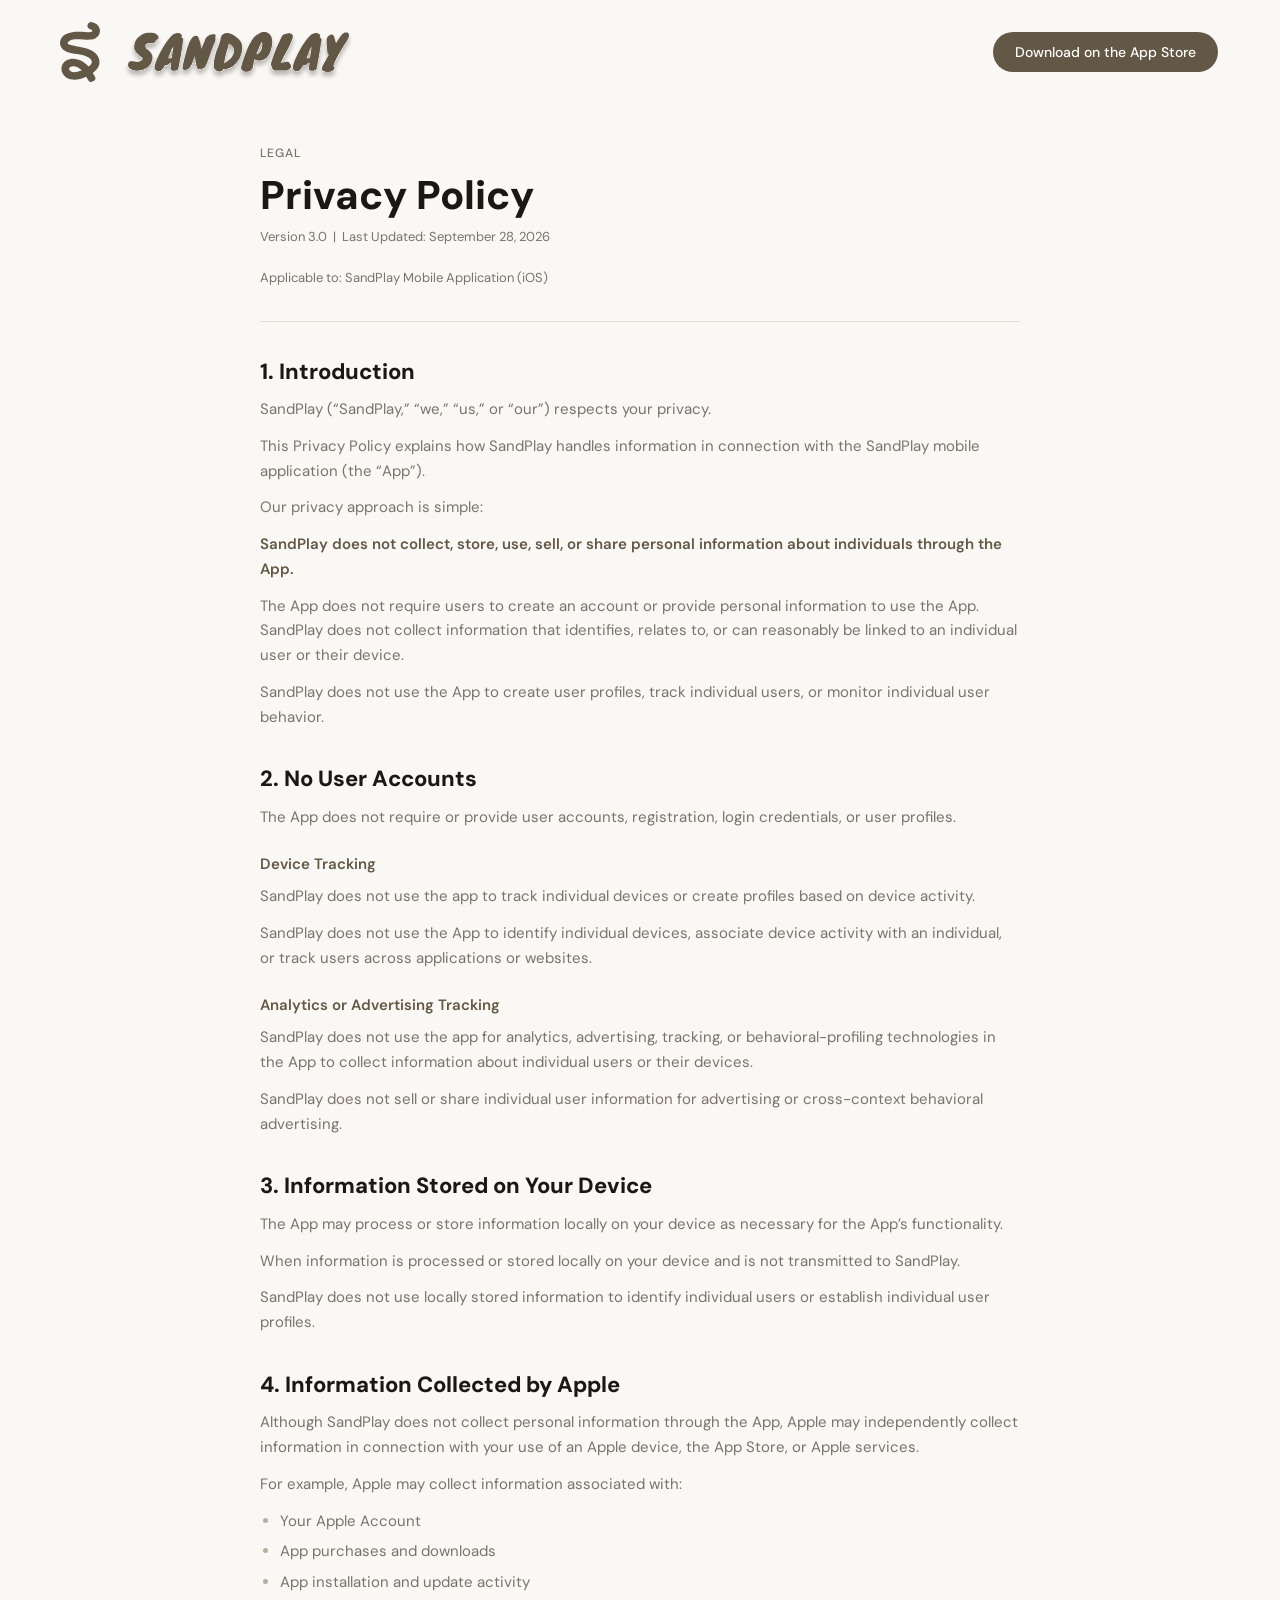
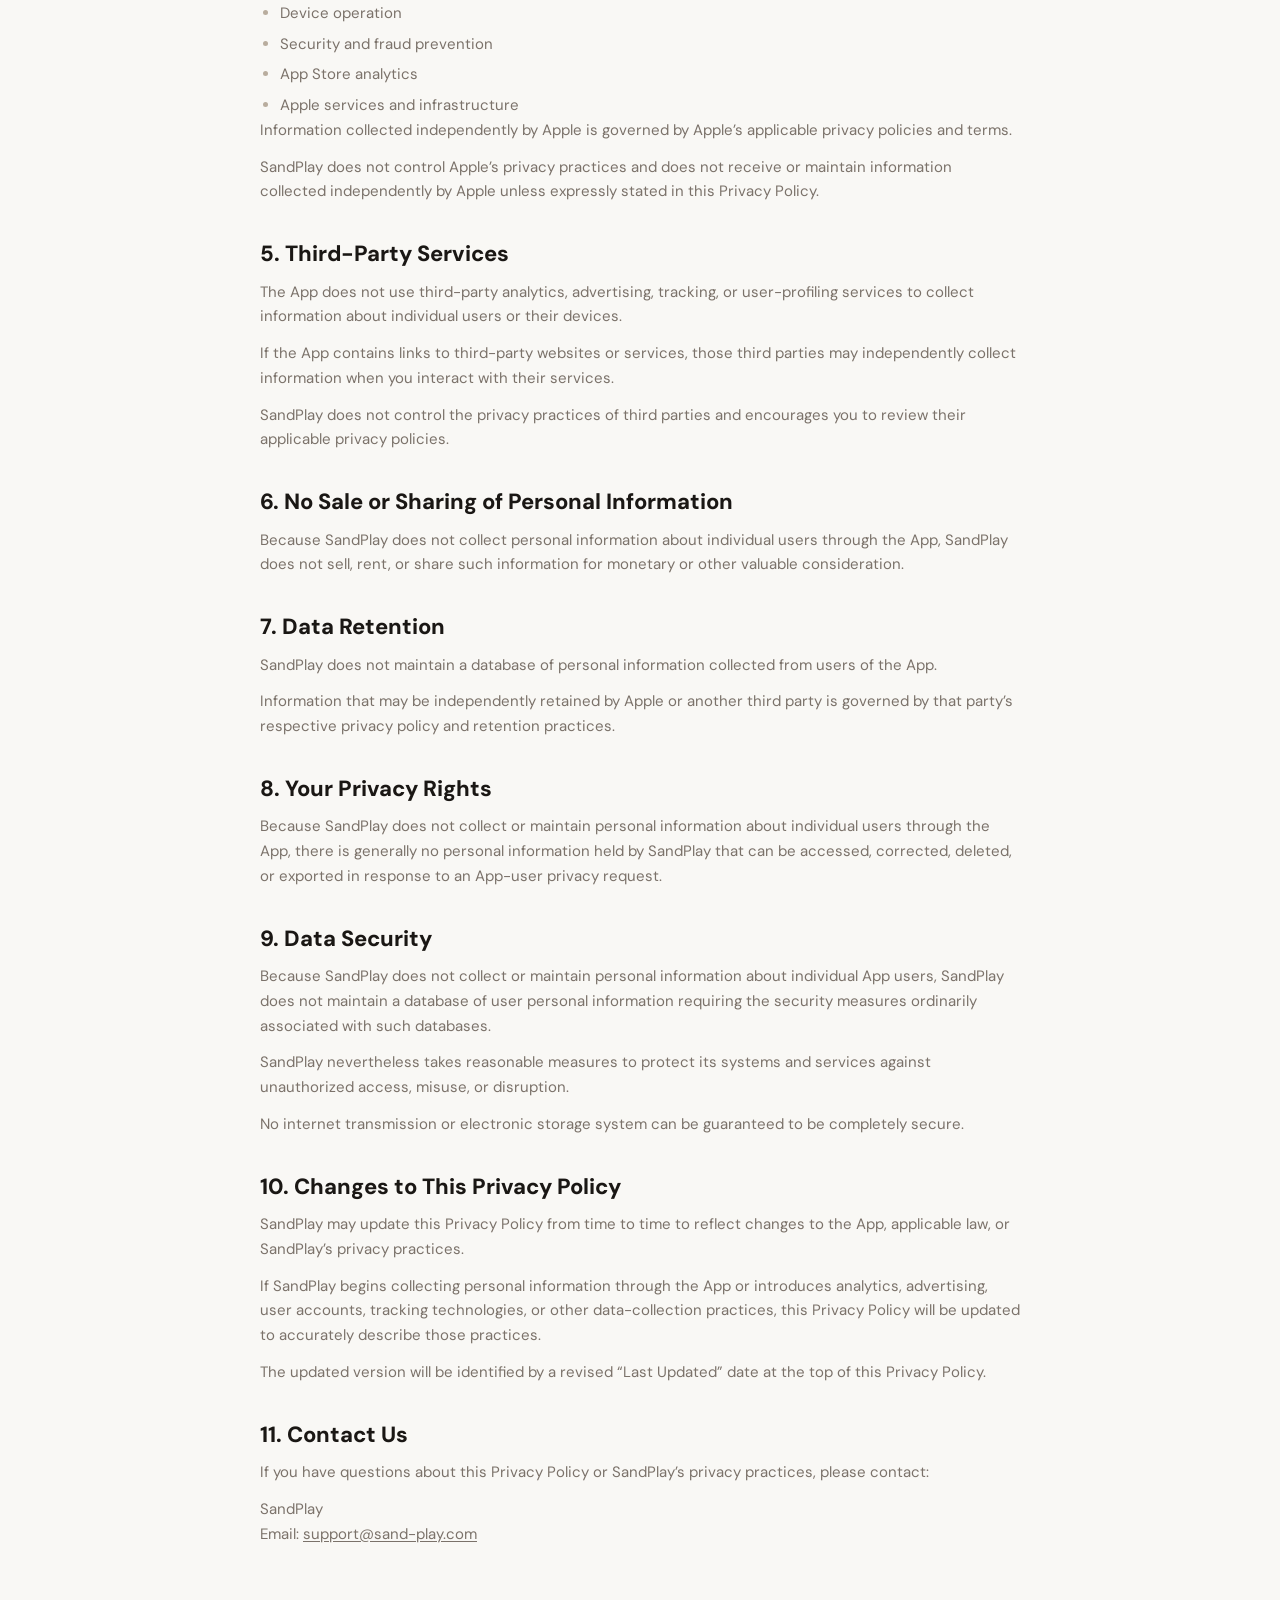
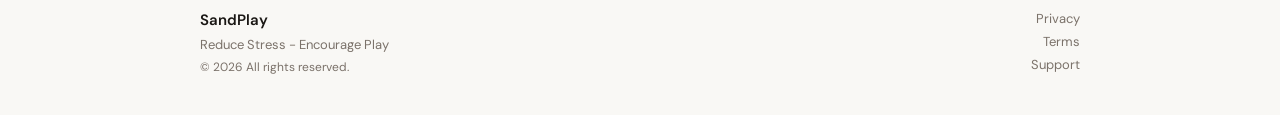
<file: privacy.html>
<!DOCTYPE html>
<html lang="en">
<head>
  <meta charset="utf-8" />
  <meta name="viewport" content="width=device-width, initial-scale=1" />
  <title>Privacy Policy — SandPlay</title>
  <meta name="description" content="How SandPlay handles information in the SandPlay iOS app: it does not collect personal information about its users." />
  <link rel="preconnect" href="https://fonts.googleapis.com" />
  <link rel="preconnect" href="https://fonts.gstatic.com" crossorigin />
  <link href="https://fonts.googleapis.com/css2?family=DM+Sans:opsz,wght@9..40,400;9..40,500;9..40,600;9..40,800&display=swap" rel="stylesheet" />
  <link rel="stylesheet" href="styles.css" />
</head>
<body>
  <header class="site-header">
    <a class="brand" href="index.html" aria-label="SandPlay home">
      <img class="brand-mark" src="assets/logo-mark.svg" alt="" />
      <img class="brand-wordmark" src="assets/wordmark.svg" alt="SandPlay" />
    </a>
    <a class="cta" href="#">Download on the App Store</a>
  </header>

  <main class="legal">
    <header class="legal-head">
      <p class="eyebrow">LEGAL</p>
      <h1 class="legal-title">Privacy Policy</h1>
      <p class="legal-meta">Version 3.0 &nbsp;|&nbsp; Last Updated: September 28, 2026</p>
      <p class="legal-meta">Applicable to: SandPlay Mobile Application (iOS)</p>
    </header>

    <section class="legal-section">
      <h2>1. Introduction</h2>
      <p>SandPlay (“SandPlay,” “we,” “us,” or “our”) respects your privacy.</p>
      <p>This Privacy Policy explains how SandPlay handles information in connection with the SandPlay mobile application (the “App”).</p>
      <p>Our privacy approach is simple:</p>
      <p><strong>SandPlay does not collect, store, use, sell, or share personal information about individuals through the App.</strong></p>
      <p>The App does not require users to create an account or provide personal information to use the App. SandPlay does not collect information that identifies, relates to, or can reasonably be linked to an individual user or their device.</p>
      <p>SandPlay does not use the App to create user profiles, track individual users, or monitor individual user behavior.</p>
    </section>

    <section class="legal-section">
      <h2>2. No User Accounts</h2>
      <p>The App does not require or provide user accounts, registration, login credentials, or user profiles.</p>

      <h3>Device Tracking</h3>
      <p>SandPlay does not use the app to track individual devices or create profiles based on device activity.</p>
      <p>SandPlay does not use the App to identify individual devices, associate device activity with an individual, or track users across applications or websites.</p>

      <h3>Analytics or Advertising Tracking</h3>
      <p>SandPlay does not use the app for analytics, advertising, tracking, or behavioral-profiling technologies in the App to collect information about individual users or their devices.</p>
      <p>SandPlay does not sell or share individual user information for advertising or cross-context behavioral advertising.</p>
    </section>

    <section class="legal-section">
      <h2>3. Information Stored on Your Device</h2>
      <p>The App may process or store information locally on your device as necessary for the App’s functionality.</p>
      <p>When information is processed or stored locally on your device and is not transmitted to SandPlay.</p>
      <p>SandPlay does not use locally stored information to identify individual users or establish individual user profiles.</p>
    </section>

    <section class="legal-section">
      <h2>4. Information Collected by Apple</h2>
      <p>Although SandPlay does not collect personal information through the App, Apple may independently collect information in connection with your use of an Apple device, the App Store, or Apple services.</p>
      <p>For example, Apple may collect information associated with:</p>
      <ul>
        <li>Your Apple Account</li>
        <li>App purchases and downloads</li>
        <li>App installation and update activity</li>
        <li>Device operation</li>
        <li>Security and fraud prevention</li>
        <li>App Store analytics</li>
        <li>Apple services and infrastructure</li>
      </ul>
      <p>Information collected independently by Apple is governed by Apple’s applicable privacy policies and terms.</p>
      <p>SandPlay does not control Apple’s privacy practices and does not receive or maintain information collected independently by Apple unless expressly stated in this Privacy Policy.</p>
    </section>

    <section class="legal-section">
      <h2>5. Third-Party Services</h2>
      <p>The App does not use third-party analytics, advertising, tracking, or user-profiling services to collect information about individual users or their devices.</p>
      <p>If the App contains links to third-party websites or services, those third parties may independently collect information when you interact with their services.</p>
      <p>SandPlay does not control the privacy practices of third parties and encourages you to review their applicable privacy policies.</p>
    </section>

    <section class="legal-section">
      <h2>6. No Sale or Sharing of Personal Information</h2>
      <p>Because SandPlay does not collect personal information about individual users through the App, SandPlay does not sell, rent, or share such information for monetary or other valuable consideration.</p>
    </section>

    <section class="legal-section">
      <h2>7. Data Retention</h2>
      <p>SandPlay does not maintain a database of personal information collected from users of the App.</p>
      <p>Information that may be independently retained by Apple or another third party is governed by that party’s respective privacy policy and retention practices.</p>
    </section>

    <section class="legal-section">
      <h2>8. Your Privacy Rights</h2>
      <p>Because SandPlay does not collect or maintain personal information about individual users through the App, there is generally no personal information held by SandPlay that can be accessed, corrected, deleted, or exported in response to an App-user privacy request.</p>
    </section>

    <section class="legal-section">
      <h2>9. Data Security</h2>
      <p>Because SandPlay does not collect or maintain personal information about individual App users, SandPlay does not maintain a database of user personal information requiring the security measures ordinarily associated with such databases.</p>
      <p>SandPlay nevertheless takes reasonable measures to protect its systems and services against unauthorized access, misuse, or disruption.</p>
      <p>No internet transmission or electronic storage system can be guaranteed to be completely secure.</p>
    </section>

    <section class="legal-section">
      <h2>10. Changes to This Privacy Policy</h2>
      <p>SandPlay may update this Privacy Policy from time to time to reflect changes to the App, applicable law, or SandPlay’s privacy practices.</p>
      <p>If SandPlay begins collecting personal information through the App or introduces analytics, advertising, user accounts, tracking technologies, or other data-collection practices, this Privacy Policy will be updated to accurately describe those practices.</p>
      <p>The updated version will be identified by a revised “Last Updated” date at the top of this Privacy Policy.</p>
    </section>

    <section class="legal-section">
      <h2>11. Contact Us</h2>
      <p>If you have questions about this Privacy Policy or SandPlay’s privacy practices, please contact:</p>
      <p>SandPlay<br />
      Email: <a href="mailto:support@sand-play.com">support@sand-play.com</a></p>
    </section>
  </main>

  <footer class="site-footer">
    <div class="footer-left">
      <p class="footer-brand">SandPlay</p>
      <p class="footer-tag">Reduce Stress - Encourage Play</p>
      <p class="footer-copy">© 2026 All rights reserved.</p>
    </div>
    <nav class="footer-nav" aria-label="Footer">
      <a href="privacy.html">Privacy</a>
      <a href="terms.html">Terms</a>
      <a href="mailto:support@sand-play.com?subject=SandPlay%20Support">Support</a>
    </nav>
  </footer>
</body>
</html>
</file>
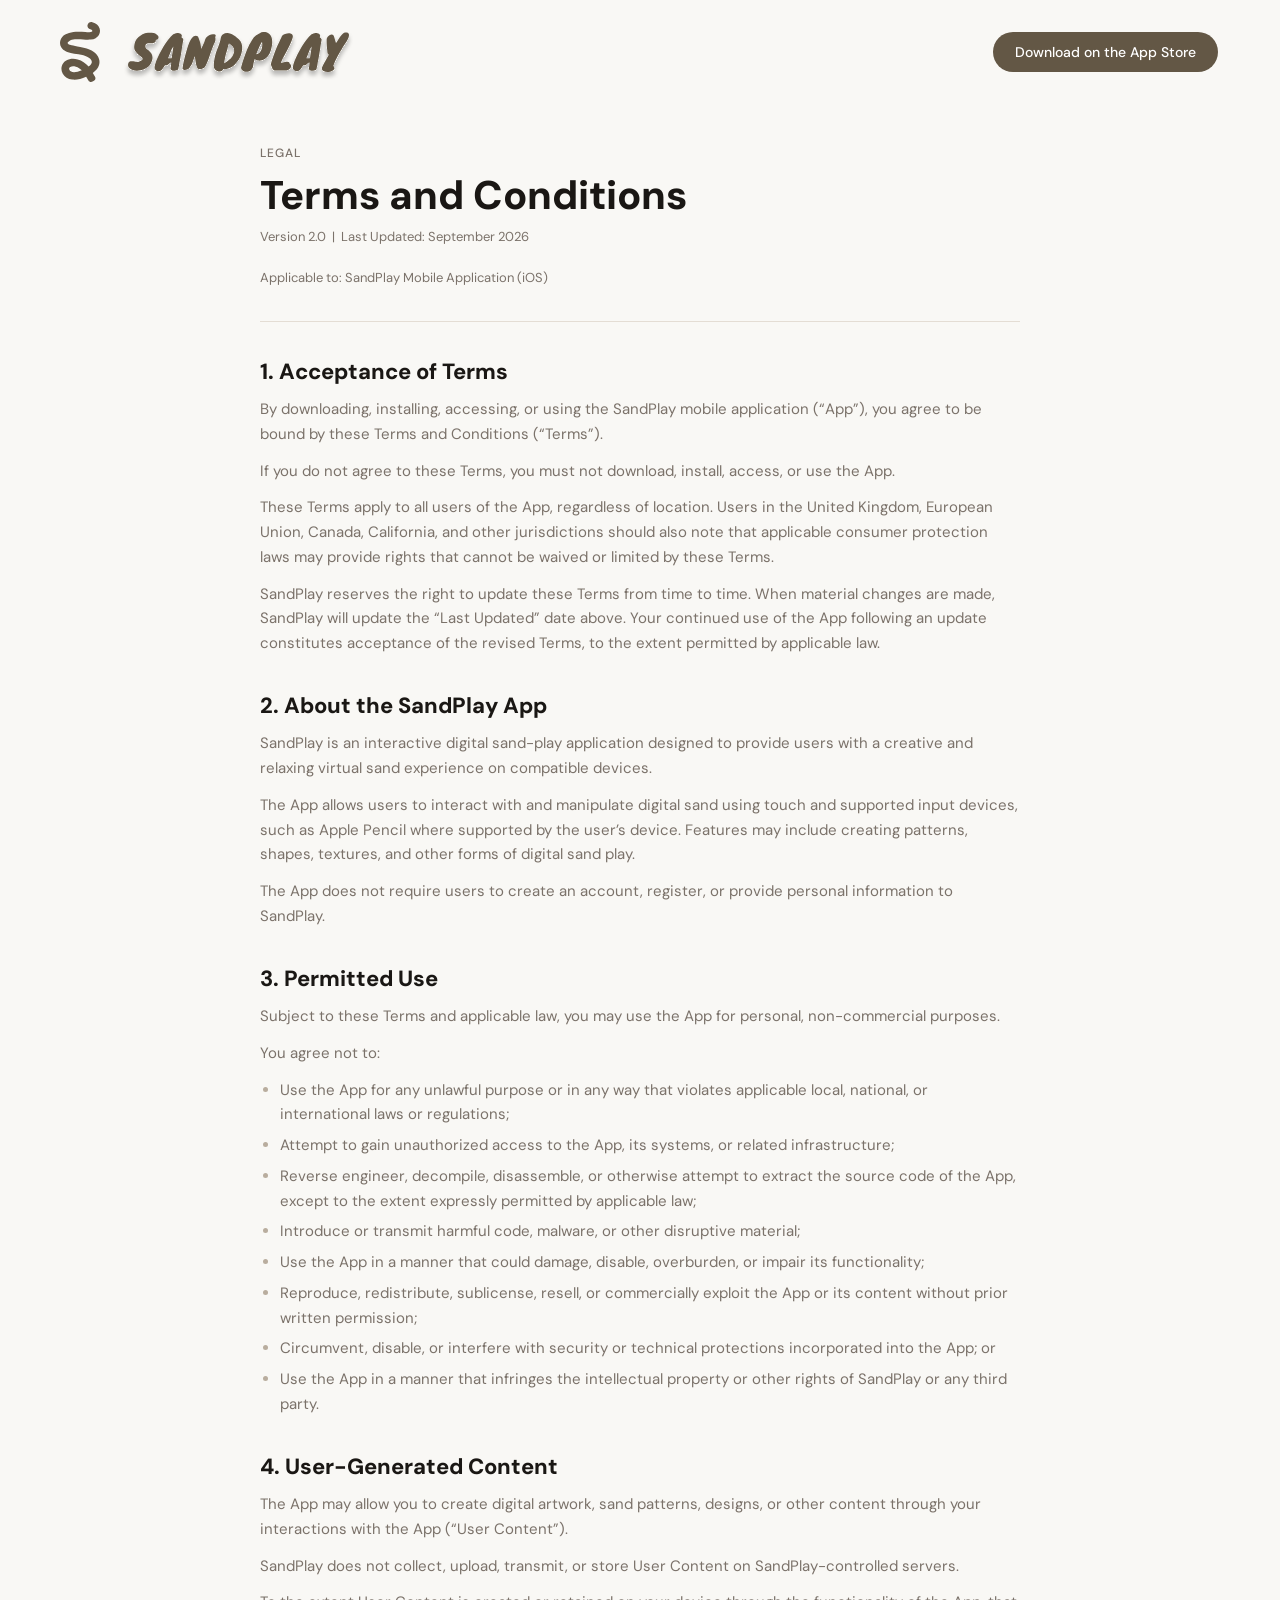
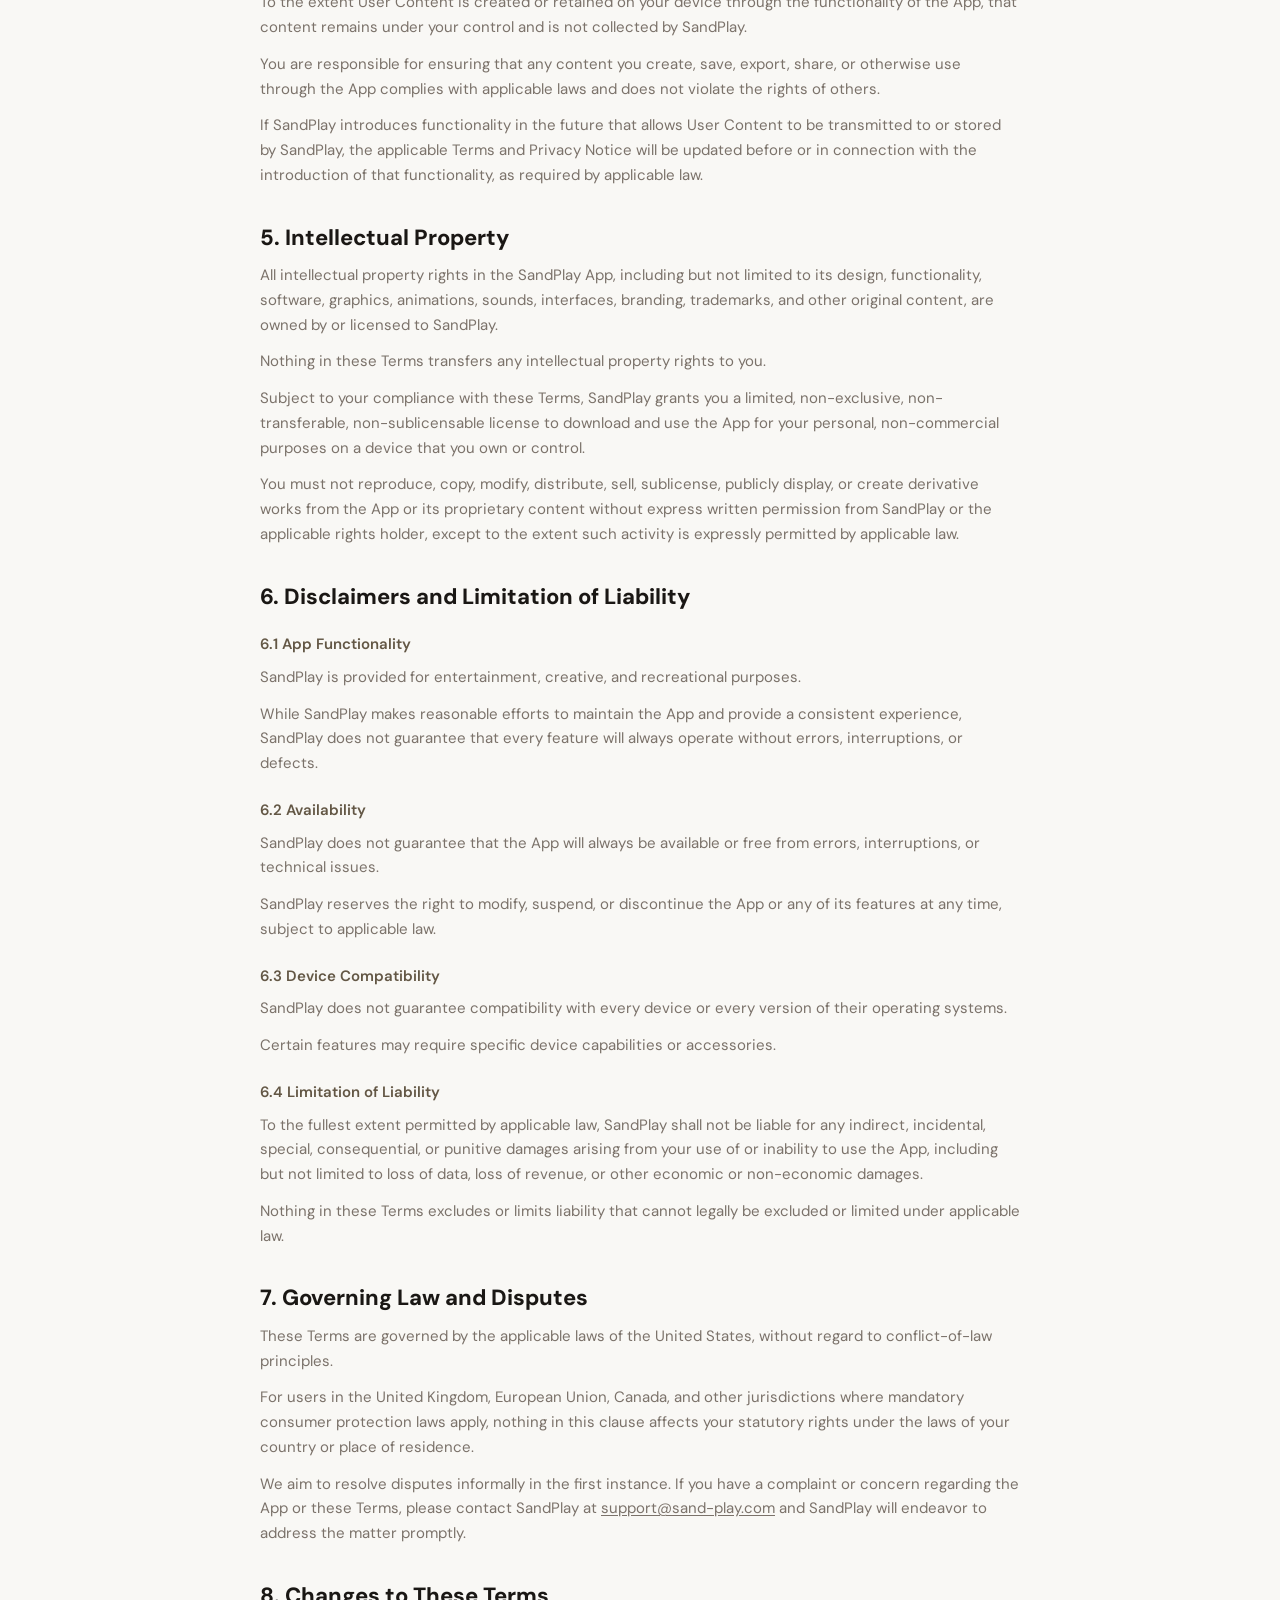
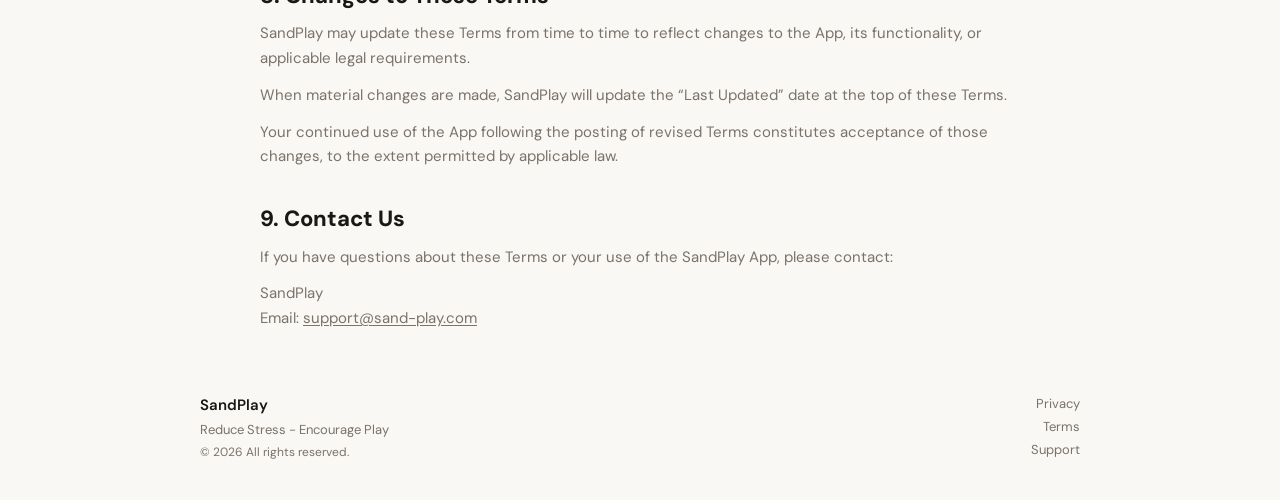
<file: terms.html>
<!DOCTYPE html>
<html lang="en">
<head>
  <meta charset="utf-8" />
  <meta name="viewport" content="width=device-width, initial-scale=1" />
  <title>Terms and Conditions — SandPlay</title>
  <meta name="description" content="The terms and conditions governing use of the SandPlay iOS app." />
  <link rel="preconnect" href="https://fonts.googleapis.com" />
  <link rel="preconnect" href="https://fonts.gstatic.com" crossorigin />
  <link href="https://fonts.googleapis.com/css2?family=DM+Sans:opsz,wght@9..40,400;9..40,500;9..40,600;9..40,800&display=swap" rel="stylesheet" />
  <link rel="stylesheet" href="styles.css" />
</head>
<body>
  <header class="site-header">
    <a class="brand" href="index.html" aria-label="SandPlay home">
      <img class="brand-mark" src="assets/logo-mark.svg" alt="" />
      <img class="brand-wordmark" src="assets/wordmark.svg" alt="SandPlay" />
    </a>
    <a class="cta" href="#">Download on the App Store</a>
  </header>

  <main class="legal">
    <header class="legal-head">
      <p class="eyebrow">LEGAL</p>
      <h1 class="legal-title">Terms and Conditions</h1>
      <p class="legal-meta">Version 2.0 &nbsp;|&nbsp; Last Updated: September 2026</p>
      <p class="legal-meta">Applicable to: SandPlay Mobile Application (iOS)</p>
    </header>

    <section class="legal-section">
      <h2>1. Acceptance of Terms</h2>
      <p>By downloading, installing, accessing, or using the SandPlay mobile application (“App”), you agree to be bound by these Terms and Conditions (“Terms”).</p>
      <p>If you do not agree to these Terms, you must not download, install, access, or use the App.</p>
      <p>These Terms apply to all users of the App, regardless of location. Users in the United Kingdom, European Union, Canada, California, and other jurisdictions should also note that applicable consumer protection laws may provide rights that cannot be waived or limited by these Terms.</p>
      <p>SandPlay reserves the right to update these Terms from time to time. When material changes are made, SandPlay will update the “Last Updated” date above. Your continued use of the App following an update constitutes acceptance of the revised Terms, to the extent permitted by applicable law.</p>
    </section>

    <section class="legal-section">
      <h2>2. About the SandPlay App</h2>
      <p>SandPlay is an interactive digital sand-play application designed to provide users with a creative and relaxing virtual sand experience on compatible devices.</p>
      <p>The App allows users to interact with and manipulate digital sand using touch and supported input devices, such as Apple Pencil where supported by the user’s device. Features may include creating patterns, shapes, textures, and other forms of digital sand play.</p>
      <p>The App does not require users to create an account, register, or provide personal information to SandPlay.</p>
    </section>

    <section class="legal-section">
      <h2>3. Permitted Use</h2>
      <p>Subject to these Terms and applicable law, you may use the App for personal, non-commercial purposes.</p>
      <p>You agree not to:</p>
      <ul>
        <li>Use the App for any unlawful purpose or in any way that violates applicable local, national, or international laws or regulations;</li>
        <li>Attempt to gain unauthorized access to the App, its systems, or related infrastructure;</li>
        <li>Reverse engineer, decompile, disassemble, or otherwise attempt to extract the source code of the App, except to the extent expressly permitted by applicable law;</li>
        <li>Introduce or transmit harmful code, malware, or other disruptive material;</li>
        <li>Use the App in a manner that could damage, disable, overburden, or impair its functionality;</li>
        <li>Reproduce, redistribute, sublicense, resell, or commercially exploit the App or its content without prior written permission;</li>
        <li>Circumvent, disable, or interfere with security or technical protections incorporated into the App; or</li>
        <li>Use the App in a manner that infringes the intellectual property or other rights of SandPlay or any third party.</li>
      </ul>
    </section>

    <section class="legal-section">
      <h2>4. User-Generated Content</h2>
      <p>The App may allow you to create digital artwork, sand patterns, designs, or other content through your interactions with the App (“User Content”).</p>
      <p>SandPlay does not collect, upload, transmit, or store User Content on SandPlay-controlled servers.</p>
      <p>To the extent User Content is created or retained on your device through the functionality of the App, that content remains under your control and is not collected by SandPlay.</p>
      <p>You are responsible for ensuring that any content you create, save, export, share, or otherwise use through the App complies with applicable laws and does not violate the rights of others.</p>
      <p>If SandPlay introduces functionality in the future that allows User Content to be transmitted to or stored by SandPlay, the applicable Terms and Privacy Notice will be updated before or in connection with the introduction of that functionality, as required by applicable law.</p>
    </section>

    <section class="legal-section">
      <h2>5. Intellectual Property</h2>
      <p>All intellectual property rights in the SandPlay App, including but not limited to its design, functionality, software, graphics, animations, sounds, interfaces, branding, trademarks, and other original content, are owned by or licensed to SandPlay.</p>
      <p>Nothing in these Terms transfers any intellectual property rights to you.</p>
      <p>Subject to your compliance with these Terms, SandPlay grants you a limited, non-exclusive, non-transferable, non-sublicensable license to download and use the App for your personal, non-commercial purposes on a device that you own or control.</p>
      <p>You must not reproduce, copy, modify, distribute, sell, sublicense, publicly display, or create derivative works from the App or its proprietary content without express written permission from SandPlay or the applicable rights holder, except to the extent such activity is expressly permitted by applicable law.</p>
    </section>

    <section class="legal-section">
      <h2>6. Disclaimers and Limitation of Liability</h2>

      <h3>6.1 App Functionality</h3>
      <p>SandPlay is provided for entertainment, creative, and recreational purposes.</p>
      <p>While SandPlay makes reasonable efforts to maintain the App and provide a consistent experience, SandPlay does not guarantee that every feature will always operate without errors, interruptions, or defects.</p>

      <h3>6.2 Availability</h3>
      <p>SandPlay does not guarantee that the App will always be available or free from errors, interruptions, or technical issues.</p>
      <p>SandPlay reserves the right to modify, suspend, or discontinue the App or any of its features at any time, subject to applicable law.</p>

      <h3>6.3 Device Compatibility</h3>
      <p>SandPlay does not guarantee compatibility with every device or every version of their operating systems.</p>
      <p>Certain features may require specific device capabilities or accessories.</p>

      <h3>6.4 Limitation of Liability</h3>
      <p>To the fullest extent permitted by applicable law, SandPlay shall not be liable for any indirect, incidental, special, consequential, or punitive damages arising from your use of or inability to use the App, including but not limited to loss of data, loss of revenue, or other economic or non-economic damages.</p>
      <p>Nothing in these Terms excludes or limits liability that cannot legally be excluded or limited under applicable law.</p>
    </section>


    <section class="legal-section">
      <h2>7. Governing Law and Disputes</h2>
      <p>These Terms are governed by the applicable laws of the United States, without regard to conflict-of-law principles.</p>
      <p>For users in the United Kingdom, European Union, Canada, and other jurisdictions where mandatory consumer protection laws apply, nothing in this clause affects your statutory rights under the laws of your country or place of residence.</p>
      <p>We aim to resolve disputes informally in the first instance. If you have a complaint or concern regarding the App or these Terms, please contact SandPlay at <a href="mailto:support@sand-play.com">support@sand-play.com</a> and SandPlay will endeavor to address the matter promptly.</p>
    </section>

    <section class="legal-section">
      <h2>8. Changes to These Terms</h2>
      <p>SandPlay may update these Terms from time to time to reflect changes to the App, its functionality, or applicable legal requirements.</p>
      <p>When material changes are made, SandPlay will update the “Last Updated” date at the top of these Terms.</p>
      <p>Your continued use of the App following the posting of revised Terms constitutes acceptance of those changes, to the extent permitted by applicable law.</p>
    </section>

    <section class="legal-section">
      <h2>9. Contact Us</h2>
      <p>If you have questions about these Terms or your use of the SandPlay App, please contact:</p>
      <p>SandPlay<br />
      Email: <a href="mailto:support@sand-play.com">support@sand-play.com</a></p>
    </section>
  </main>

  <footer class="site-footer">
    <div class="footer-left">
      <p class="footer-brand">SandPlay</p>
      <p class="footer-tag">Reduce Stress - Encourage Play</p>
      <p class="footer-copy">© 2026 All rights reserved.</p>
    </div>
    <nav class="footer-nav" aria-label="Footer">
      <a href="privacy.html">Privacy</a>
      <a href="terms.html">Terms</a>
      <a href="mailto:support@sand-play.com?subject=SandPlay%20Support">Support</a>
    </nav>
  </footer>
</body>
</html>
</file>
<file: styles.css>
:root {
  --bg: #f9f8f5;
  --bg-muted: #f2ede6;
  --surface: #ffffff;
  --border: #e4ddd4;
  --ink: #1a1714;
  --ink-muted: #7b726a;
  --brand: #635745;
  --demo: #d3cab8;

  --content: 880px;
  --gutter: 280px;
}

*,
*::before,
*::after {
  box-sizing: border-box;
}

html,
body {
  margin: 0;
}

body {
  background: var(--bg);
  color: var(--ink);
  font-family: "DM Sans", system-ui, sans-serif;
  font-optical-sizing: none;
  font-variation-settings: "opsz" 14;
  -webkit-font-smoothing: antialiased;
}

p,
h1,
h2,
h3 {
  margin: 0;
}

a {
  color: inherit;
  text-decoration: none;
}

img {
  display: block;
  max-width: 100%;
}

/* ---------- Header ---------- */

.site-header {
  height: 104px;
  display: flex;
  align-items: center;
  justify-content: space-between;
  padding: 0 62px 0 60px;
  max-width: 1440px;
  margin: 0 auto;
}

.brand {
  display: flex;
  align-items: center;
  gap: 24px;
}

.brand-mark {
  width: 40px;
  height: 60px;
}

.brand-wordmark {
  width: 229px;
  height: 48px;
  margin-top: 8px;
}

.cta {
  background: var(--brand);
  color: #fff;
  border-radius: 100px;
  padding: 11px 22px;
  font-size: 14px;
  font-weight: 500;
  white-space: nowrap;
  transition: background 0.15s ease;
}

.cta:hover {
  background: #4f4536;
}

/* ---------- Hero ---------- */

.hero {
  position: relative;
  height: 687px;
  overflow: hidden;
}

.hero-bg {
  position: absolute;
  inset: 0;
  background: url("assets/hero.jpg") center 18% / cover no-repeat;
  filter: blur(1px);
  transform: scale(1.01); /* hide blurred edge */
}

.hero-inner {
  position: relative;
  height: 100%;
  max-width: 1440px;
  margin: 0 auto;
  display: grid;
  grid-template-columns: 1fr 235px 1fr;
  align-items: start;
}

.hero-phone {
  width: 235px;
  height: 480px;
  object-fit: cover;
  margin-top: 79px;
}

.hero-text {
  display: flex;
  flex-direction: column;
  gap: 20px;
  padding: 56px 48px 56px 52px;
  margin-top: 386px;
  font-weight: 800;
  color: var(--ink);
}

.hero-text:first-child {
  justify-self: start;
  margin-left: 128px;
}

.hero-text:last-child {
  justify-self: end;
  margin-right: 99px;
}

.hero-eyebrow {
  font-size: 13px;
}

.hero-title {
  font-size: 40px;
  font-weight: 800;
  line-height: 1.1;
  max-width: 317px;
}

.hero-text:last-child .hero-title {
  max-width: 283px;
}

/* ---------- Sections ---------- */

.section {
  display: flex;
  flex-direction: column;
  padding: 60px var(--gutter);
}

.section > *,
.block > * {
  width: 100%;
  max-width: var(--content);
  margin-inline: auto;
}

.features {
  gap: 60px;
}

.block {
  display: flex;
  flex-direction: column;
  gap: 32px;
}

.section-header {
  display: flex;
  flex-direction: column;
  gap: 8px;
}

.eyebrow {
  font-size: 12px;
  font-weight: 500;
  letter-spacing: 0.96px;
  color: var(--ink-muted);
}

.section-title {
  font-size: 32px;
  font-weight: 800;
  line-height: 1.15;
  color: var(--ink);
}

.section-lede {
  font-size: 15px;
  line-height: 1.6;
  color: var(--ink-muted);
}

/* ---------- Feature cards ---------- */

.feature-cards {
  display: grid;
  grid-template-columns: repeat(3, 1fr);
  gap: 8px;
}

.card {
  background: var(--surface);
  border: 1px solid var(--border);
  border-radius: 14px;
  padding: 24px;
  min-height: 218px;
  display: flex;
  flex-direction: column;
  gap: 10px;
}

.icon-badge {
  width: 36px;
  height: 36px;
  flex-shrink: 0;
}

.icon-badge--fill {
  display: grid;
  place-items: center;
  background: var(--bg-muted);
  border-radius: 10px;
}

.icon-badge--fill img {
  width: 24px;
  height: 24px;
}

.card-title {
  font-size: 15px;
  font-weight: 600;
  line-height: 1.6;
  color: var(--brand);
}

.card-title--sm {
  font-size: 14px;
  line-height: 1.3;
}

.card-body {
  font-size: 14px;
  line-height: 1.55;
  color: var(--ink-muted);
}

/* ---------- Demo ---------- */

.demo {
  display: block;
  width: 100%;
  aspect-ratio: 1544 / 822;
  object-fit: cover;
  background: var(--demo);
}

/* ---------- FAQ ---------- */

.faq {
  background: var(--bg-muted);
  padding-block: 64px;
  gap: 32px;
}

.faq-list {
  display: flex;
  flex-direction: column;
  gap: 10px;
}

.faq-item {
  background: var(--surface);
  border: 1px solid var(--border);
  border-radius: 12px;
  padding: 20px 24px;
  display: flex;
  flex-direction: column;
  gap: 6px;
  font-size: 14px;
}

.faq-q {
  font-size: 14px;
  font-weight: 600;
  color: var(--brand);
}

.faq-a {
  line-height: 1.55;
  color: var(--ink-muted);
}

/* ---------- Legal pages ---------- */

.legal {
  max-width: calc(760px + 2 * var(--gutter));
  margin: 0 auto;
  padding: 40px var(--gutter) 24px;
  color: var(--ink-muted);
  font-size: 15px;
  line-height: 1.65;
}

.legal-head {
  display: flex;
  flex-direction: column;
  gap: 8px;
  padding-bottom: 32px;
  border-bottom: 1px solid var(--border);
}

.legal-title {
  font-size: 40px;
  font-weight: 800;
  line-height: 1.15;
  color: var(--ink);
}

.legal-meta {
  font-size: 13px;
  color: var(--ink-muted);
}

.legal-section {
  padding-top: 36px;
}

.legal h2 {
  font-size: 22px;
  font-weight: 800;
  line-height: 1.25;
  color: var(--ink);
  margin-bottom: 12px;
}

.legal h3 {
  font-size: 15px;
  font-weight: 600;
  color: var(--brand);
  margin: 22px 0 8px;
}

.legal p + p {
  margin-top: 12px;
}

.legal ul {
  margin: 12px 0 0;
  padding-left: 20px;
}

.legal li + li {
  margin-top: 6px;
}

.legal li::marker {
  color: #b9ad9e;
}

.legal strong {
  color: var(--brand);
  font-weight: 600;
}

.legal a {
  color: inherit;
  text-decoration: underline;
  text-underline-offset: 2px;
}

.legal a:hover {
  color: var(--ink);
}

/* ---------- Footer ---------- */

.site-footer {
  display: flex;
  justify-content: space-between;
  align-items: flex-start;
  gap: 24px;
  padding: 40px var(--gutter);
}

.footer-left,
.footer-nav {
  display: flex;
  flex-direction: column;
  gap: 6px;
}

.site-footer {
  max-width: calc(var(--content) + 2 * var(--gutter));
  margin: 0 auto;
}

.footer-nav {
  align-items: flex-end;
  font-size: 13px;
  color: var(--ink-muted);
}

.footer-nav a:hover {
  color: var(--ink);
}

.footer-brand {
  font-size: 15px;
  font-weight: 600;
}

.footer-tag {
  font-size: 13px;
  color: var(--ink-muted);
}

.footer-copy {
  font-size: 12px;
  color: var(--ink-muted);
}

/* ---------- Responsive ---------- */

@media (max-width: 1280px) {
  :root {
    --gutter: 48px;
  }

  .hero-text:first-child {
    margin-left: 0;
  }

  .hero-text:last-child {
    margin-right: 0;
  }
}

@media (max-width: 900px) {
  :root {
    --gutter: 16px;
  }

  .site-header {
    height: auto;
    padding: 16px;
    gap: 16px;
  }

  .brand {
    gap: 12px;
  }

  .brand-mark {
    width: 26px;
    height: 40px;
  }

  .brand-wordmark {
    width: 150px;
    height: auto;
    margin-top: 4px;
  }

  .cta {
    padding: 9px 16px;
    font-size: 13px;
  }

  .hero {
    height: auto;
  }

  .hero-inner {
    grid-template-columns: 1fr;
    justify-items: center;
    padding: 40px 16px;
    gap: 8px;
  }

  .hero-phone {
    margin-top: 0;
    width: 200px;
    height: auto;
    order: -1;
  }

  .hero-text,
  .hero-text:first-child,
  .hero-text:last-child {
    margin: 0;
    justify-self: center;
    padding: 20px 24px;
    background: rgba(249, 248, 245, 0.8);
    border-radius: 14px;
    width: 100%;
    max-width: 360px;
  }

  .hero-title {
    font-size: 32px;
  }

  .feature-cards {
    grid-template-columns: 1fr;
  }

  .card {
    min-height: 0;
  }

  .section-title {
    font-size: 26px;
  }
}

@media (max-width: 520px) {
  .cta {
    font-size: 12px;
    padding: 8px 12px;
  }

  .brand-wordmark {
    width: 110px;
  }
}
</file>
